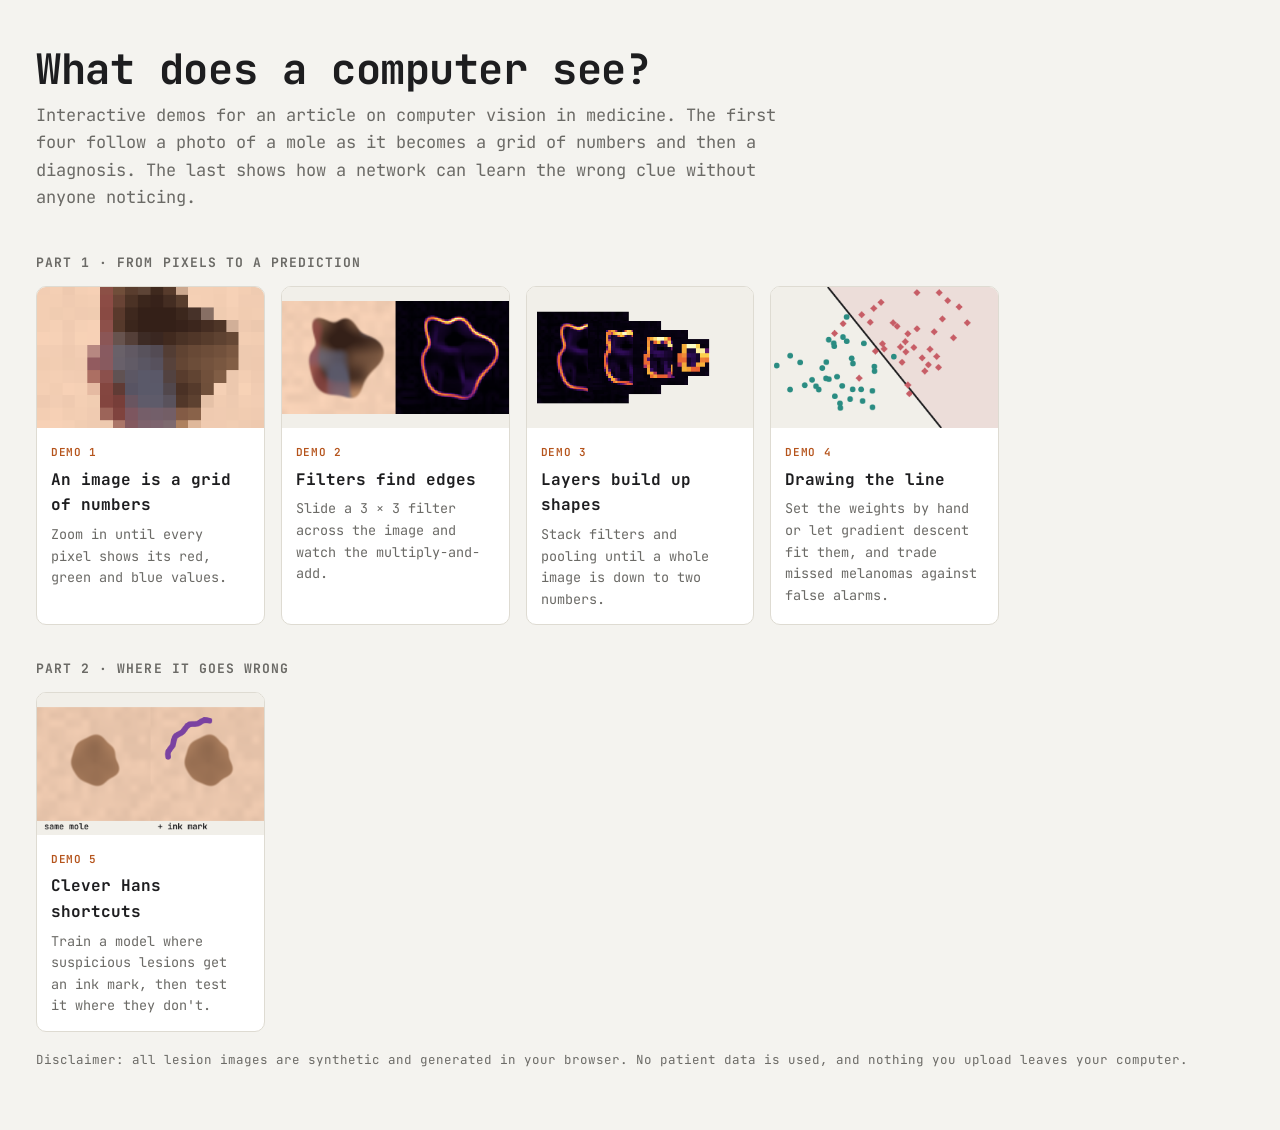
<file: index.html>
<!doctype html>
<html lang="en">
<head>
  <meta charset="utf-8">
  <meta name="viewport" content="width=device-width, initial-scale=1">
  <title>What does a computer see?</title>
  <meta name="description" content="Interactive demos showing how a photo becomes numbers, how a neural network turns those numbers into a diagnosis, and how it can learn the wrong clue.">
  <link rel="stylesheet" href="assets/style.css">
  <style>
    .hero { padding: 28px 0 8px; max-width: 760px; }
    .hero h1 { font-size: clamp(28px, 5vw, 42px); line-height: 1.1; margin: 0 0 10px; letter-spacing: -0.01em; }
    .hero p { font-size: 17px; color: var(--muted); margin: 0; }
    h2.part { font-size: 13px; letter-spacing: 0.08em; text-transform: uppercase; color: var(--muted); margin: 34px 0 12px; }
    .cards { display: grid; grid-template-columns: repeat(auto-fill, minmax(220px, 1fr)); gap: 16px; }
    .card {
      display: flex; flex-direction: column; text-decoration: none; color: inherit;
      background: var(--panel); border: 1px solid var(--line); border-radius: var(--radius); overflow: hidden;
      transition: transform 0.12s ease, box-shadow 0.12s ease;
    }
    .card:hover { transform: translateY(-2px); box-shadow: 0 6px 18px rgba(0, 0, 0, 0.07); }
    .card canvas { width: 100%; aspect-ratio: 16 / 10; background: #f1efe9; }
    .card .body { padding: 12px 14px 14px; }
    .card .num { font: 600 11px var(--mono); color: var(--accent); letter-spacing: 0.06em; }
    .card h3 { margin: 4px 0 6px; font-size: 16px; }
    .card p { margin: 0; font-size: 13.5px; color: var(--muted); }
  </style>
</head>
<body>
<div class="site">
  <header class="hero">
    <h1>What does a computer see?</h1>
    <p>Interactive demos for an article on computer vision in medicine. The first four follow a photo of a mole as it becomes a grid of numbers and then a diagnosis. The last shows how a network can learn the wrong clue without anyone noticing.</p>
  </header>

  <h2 class="part">Part 1 · From pixels to a prediction</h2>
  <div class="cards">
    <a class="card" href="demos/01-pixels.html">
      <canvas data-thumb="pixels"></canvas>
      <div class="body"><span class="num">DEMO 1</span><h3>An image is a grid of numbers</h3><p>Zoom in until every pixel shows its red, green and blue values.</p></div>
    </a>
    <a class="card" href="demos/02-convolution.html">
      <canvas data-thumb="filters"></canvas>
      <div class="body"><span class="num">DEMO 2</span><h3>Filters find edges</h3><p>Slide a 3 × 3 filter across the image and watch the multiply-and-add.</p></div>
    </a>
    <a class="card" href="demos/03-layers.html">
      <canvas data-thumb="layers"></canvas>
      <div class="body"><span class="num">DEMO 3</span><h3>Layers build up shapes</h3><p>Stack filters and pooling until a whole image is down to two numbers.</p></div>
    </a>
    <a class="card" href="demos/04-decision.html">
      <canvas data-thumb="decision"></canvas>
      <div class="body"><span class="num">DEMO 4</span><h3>Drawing the line</h3><p>Set the weights by hand or let gradient descent fit them, and trade missed melanomas against false alarms.</p></div>
    </a>
  </div>

  <h2 class="part">Part 2 · Where it goes wrong</h2>
  <div class="cards">
    <a class="card" href="demos/05-shortcuts.html">
      <canvas data-thumb="shortcut"></canvas>
      <div class="body"><span class="num">DEMO 5</span><h3>Clever Hans shortcuts</h3><p>Train a model where suspicious lesions get an ink mark, then test it where they don't.</p></div>
    </a>
  </div>

  <p class="site-foot">Disclaimer: all lesion images are synthetic and generated in your browser. No patient data is used, and nothing you upload leaves your computer.</p>
</div>

<script src="assets/common.js"></script>
<script>
  // Small live previews for each card.
  (function () {
    const W = 320, H = 200;
    const mole = CS.makeLesion(22, true, { hair: false });

    function sobelMagnitude(gray, n) {
      const out = new Float32Array(n * n);
      const at = (x, y) => gray[CS.clamp(y, 0, n - 1) * n + CS.clamp(x, 0, n - 1)];
      let max = 1e-6;
      for (let y = 0; y < n; y++) for (let x = 0; x < n; x++) {
        const gx = at(x + 1, y - 1) + 2 * at(x + 1, y) + at(x + 1, y + 1) - at(x - 1, y - 1) - 2 * at(x - 1, y) - at(x - 1, y + 1);
        const gy = at(x - 1, y + 1) + 2 * at(x, y + 1) + at(x + 1, y + 1) - at(x - 1, y - 1) - 2 * at(x, y - 1) - at(x + 1, y - 1);
        out[y * n + x] = Math.hypot(gx, gy);
        max = Math.max(max, out[y * n + x]);
      }
      return out.map((v) => v / max);
    }

    const draw = {
      pixels(ctx) {
        const img = CS.renderLesion(mole, 18);
        CS.drawPixelated(ctx, img, 0, (H - W) / 2, W, W);
      },
      filters(ctx) {
        const n = 80;
        const img = CS.renderLesion(mole, n);
        const edges = sobelMagnitude(CS.gray(CS.pixels(img)), n);
        const y = (H - W / 2) / 2;
        ctx.drawImage(img, 0, y, W / 2, W / 2);
        CS.drawPixelated(ctx, CS.fieldToCanvas(edges, n, n, CS.heat), W / 2, y, W / 2, W / 2);
      },
      layers(ctx) {
        const n = 64;
        const edges = sobelMagnitude(CS.gray(CS.pixels(CS.renderLesion(mole, n))), n);
        [64, 32, 16, 8].forEach((m, i) => {
          const pooled = new Float32Array(m * m), f = n / m;
          for (let y = 0; y < n; y++) for (let x = 0; x < n; x++) {
            const k = ((y / f) | 0) * m + ((x / f) | 0);
            pooled[k] = Math.max(pooled[k], edges[y * n + x]);
          }
          const size = 130 - i * 26, x = 14 + i * 76 - i * i * 4, y = (H - size) / 2;
          CS.drawPixelated(ctx, CS.fieldToCanvas(pooled, m, m, CS.heat), x, y, size, size);
        });
      },
      decision(ctx) {
        const r = CS.rng(3);
        ctx.fillStyle = "rgba(199,93,102,0.12)";
        ctx.beginPath(); ctx.moveTo(W * 0.25, 0); ctx.lineTo(W, 0); ctx.lineTo(W, H); ctx.lineTo(W * 0.75, H); ctx.fill();
        ctx.strokeStyle = "#1d1d1f"; ctx.lineWidth = 2.5;
        ctx.beginPath(); ctx.moveTo(W * 0.25, 0); ctx.lineTo(W * 0.75, H); ctx.stroke();
        for (let i = 0; i < 70; i++) {
          const mal = i % 2 === 0;
          const x = CS.clamp((mal ? 0.62 : 0.32) * W + r.normal() * 48, 8, W - 8);
          const y = CS.clamp((mal ? 0.38 : 0.62) * H + r.normal() * 34, 8, H - 8);
          ctx.fillStyle = mal ? "#c75d66" : "#2a8c82";
          ctx.beginPath();
          if (mal) { ctx.moveTo(x, y - 5); ctx.lineTo(x + 5, y); ctx.lineTo(x, y + 5); ctx.lineTo(x - 5, y); }
          else ctx.arc(x, y, 4, 0, Math.PI * 2);
          ctx.fill();
        }
      },
      shortcut(ctx) {
        const p = CS.makeLesion(11, false, { hair: false });
        ctx.drawImage(CS.renderLesion(p, 160), 0, (H - 160) / 2, 160, 160);
        ctx.drawImage(CS.renderLesion(p, 160, { ink: true }), 160, (H - 160) / 2, 160, 160);
        ctx.font = "600 12px 'JetBrains Mono', ui-monospace, monospace";
        ctx.fillStyle = "#1d1d1f";
        ctx.fillText("same mole", 10, H - 8);
        ctx.fillText("+ ink mark", 170, H - 8);
      },
    };

    const drawAll = () => document.querySelectorAll("canvas[data-thumb]").forEach((c) => {
      const ctx = CS.hidpi(c, W, H);
      c.style.width = "100%";
      ctx.fillStyle = "#f1efe9";
      ctx.fillRect(0, 0, W, H);
      draw[c.dataset.thumb](ctx);
    });
    drawAll();
    CS.fontsReady.then(drawAll);
  })();
</script>
</body>
</html>
</file>
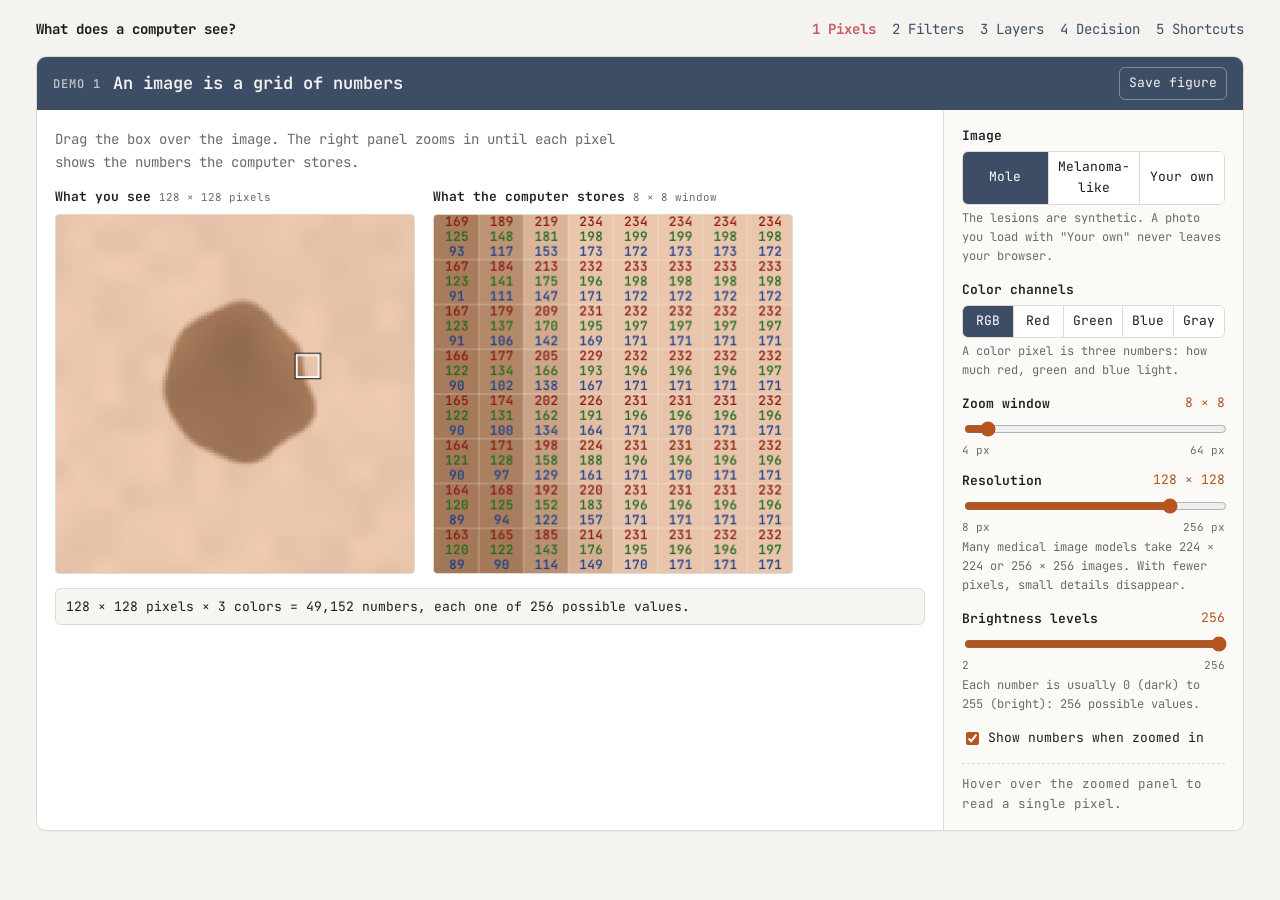
<file: demos/01-pixels.html>
<!doctype html>
<html lang="en">
<head>
  <meta charset="utf-8">
  <meta name="viewport" content="width=device-width, initial-scale=1">
  <title>Pixels are numbers</title>
  <link rel="stylesheet" href="../assets/style.css">
</head>
<body>
<div class="site">
  <nav class="site-nav">
    <a class="home" href="../index.html">What does a computer see?</a>
    <a href="01-pixels.html" aria-current="page">1 Pixels</a>
    <a href="02-convolution.html">2 Filters</a>
    <a href="03-layers.html">3 Layers</a>
    <a href="04-decision.html">4 Decision</a>
    <a href="05-shortcuts.html">5 Shortcuts</a>
  </nav>

  <section class="demo">
    <div class="demo-bar">
      <span class="num">DEMO 1</span>
      <h1>An image is a grid of numbers</h1>
      <button id="save">Save figure</button>
    </div>
    <div class="demo-body">
      <div class="stage">
        <p class="lede">Drag the box over the image. The right panel zooms in until each pixel shows the numbers the computer stores.</p>
        <div class="panels">
          <div class="panel">
            <div class="panel-title">What you see <small id="dims"></small></div>
            <canvas id="full" class="framed"></canvas>
          </div>
          <div class="panel">
            <div class="panel-title">What the computer stores <small id="zoomlabel"></small></div>
            <canvas id="zoom" class="framed"></canvas>
          </div>
        </div>
        <div class="readout" id="readout" style="margin-top:14px"></div>
      </div>

      <aside class="controls">
        <div class="control">
          <div class="control-head">Image</div>
          <div class="seg" id="source">
            <button data-value="benign" aria-pressed="true">Mole</button>
            <button data-value="malignant">Melanoma-like</button>
            <button data-value="upload">Your own</button>
          </div>
          <input type="file" id="file" accept="image/*" hidden>
          <span class="hint">The lesions are synthetic. A photo you load with "Your own" never leaves your browser.</span>
        </div>

        <div class="control">
          <div class="control-head">Color channels</div>
          <div class="seg" id="channel">
            <button data-value="rgb" aria-pressed="true">RGB</button>
            <button data-value="r">Red</button>
            <button data-value="g">Green</button>
            <button data-value="b">Blue</button>
            <button data-value="gray">Gray</button>
          </div>
          <span class="hint">A color pixel is three numbers: how much red, green and blue light.</span>
        </div>

        <div class="control">
          <div class="control-head"><label for="zoomsize">Zoom window</label><output for="zoomsize"></output></div>
          <input type="range" id="zoomsize" min="4" max="64" step="1" value="8">
          <div class="control-range"><span>4 px</span><span>64 px</span></div>
        </div>

        <div class="control">
          <div class="control-head"><label for="res">Resolution</label><output for="res"></output></div>
          <input type="range" id="res" min="3" max="8" step="1" value="7">
          <div class="control-range"><span>8 px</span><span>256 px</span></div>
          <span class="hint">Many medical image models take 224 × 224 or 256 × 256 images. With fewer pixels, small details disappear.</span>
        </div>

        <div class="control">
          <div class="control-head"><label for="levels">Brightness levels</label><output for="levels"></output></div>
          <input type="range" id="levels" min="1" max="8" step="1" value="8">
          <div class="control-range"><span>2</span><span>256</span></div>
          <span class="hint">Each number is usually 0 (dark) to 255 (bright): 256 possible values.</span>
        </div>

        <label class="check"><input type="checkbox" id="shownums" checked> Show numbers when zoomed in</label>

        <div class="note">Hover over the zoomed panel to read a single pixel.</div>
      </aside>
    </div>
  </section>
</div>

<script src="../assets/common.js"></script>
<script src="01-pixels.js"></script>
</body>
</html>
</file>
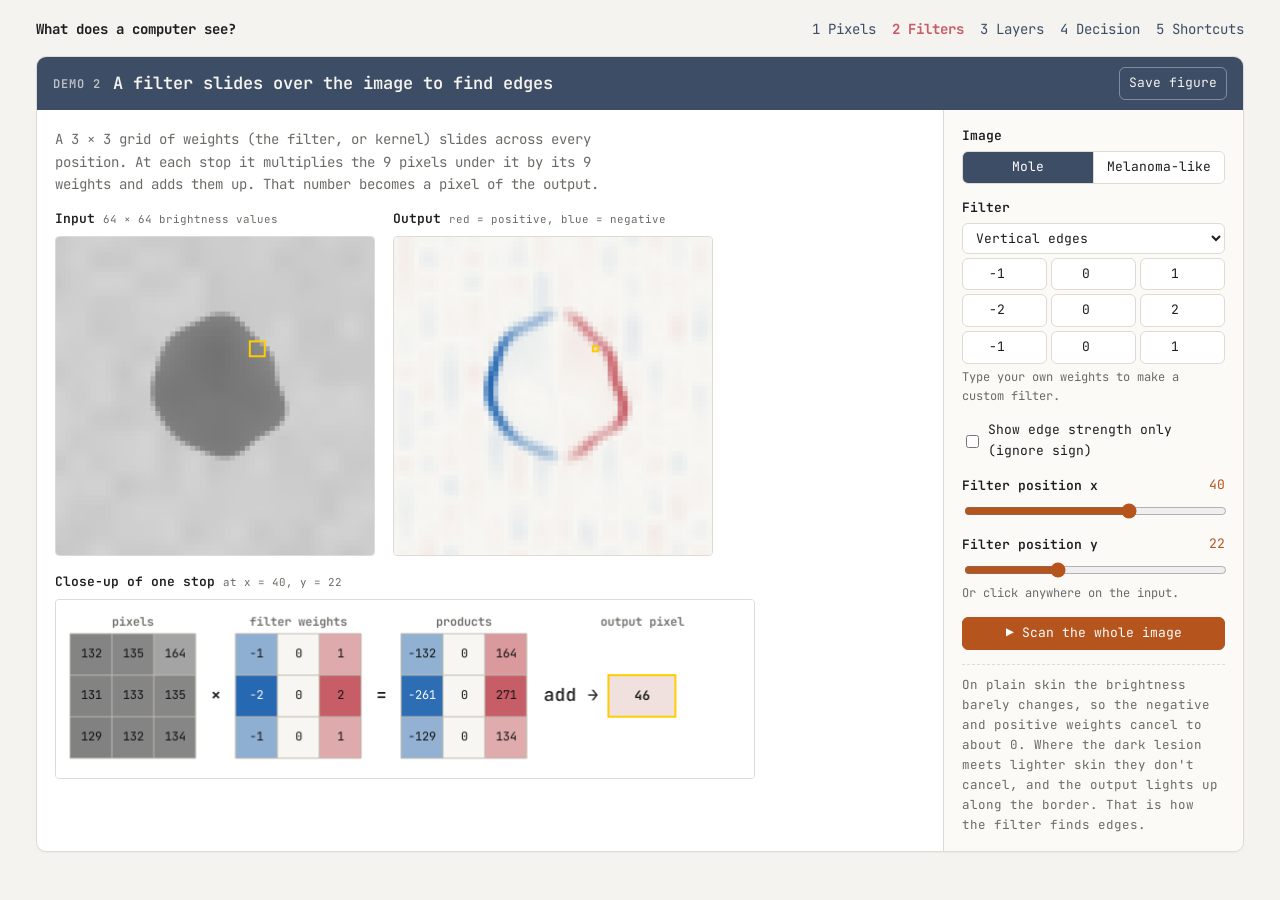
<file: demos/02-convolution.html>
<!doctype html>
<html lang="en">
<head>
  <meta charset="utf-8">
  <meta name="viewport" content="width=device-width, initial-scale=1">
  <title>Sliding filters</title>
  <link rel="stylesheet" href="../assets/style.css">
  <style>
    .kernel { display: grid; grid-template-columns: repeat(3, 1fr); gap: 4px; }
    .kernel input { width: 100%; text-align: center; font-family: var(--mono); padding: 5px 2px; }
  </style>
</head>
<body>
<div class="site">
  <nav class="site-nav">
    <a class="home" href="../index.html">What does a computer see?</a>
    <a href="01-pixels.html">1 Pixels</a>
    <a href="02-convolution.html" aria-current="page">2 Filters</a>
    <a href="03-layers.html">3 Layers</a>
    <a href="04-decision.html">4 Decision</a>
    <a href="05-shortcuts.html">5 Shortcuts</a>
  </nav>

  <section class="demo">
    <div class="demo-bar">
      <span class="num">DEMO 2</span>
      <h1>A filter slides over the image to find edges</h1>
      <button id="save">Save figure</button>
    </div>
    <div class="demo-body">
      <div class="stage">
        <p class="lede">A 3 × 3 grid of weights (the filter, or kernel) slides across every position. At each stop it multiplies the 9 pixels under it by its 9 weights and adds them up. That number becomes a pixel of the output.</p>
        <div class="panels">
          <div class="panel">
            <div class="panel-title">Input <small>64 × 64 brightness values</small></div>
            <canvas id="input" class="framed"></canvas>
          </div>
          <div class="panel">
            <div class="panel-title">Output <small id="outlabel"></small></div>
            <canvas id="output" class="framed"></canvas>
          </div>
        </div>
        <div class="panel" style="margin-top:16px">
          <div class="panel-title">Close-up of one stop <small id="poslabel"></small></div>
          <canvas id="closeup" class="framed"></canvas>
        </div>
        <div class="legend" style="margin-top:10px" id="legend"></div>
      </div>

      <aside class="controls">
        <div class="control">
          <div class="control-head">Image</div>
          <div class="seg" id="source">
            <button data-value="benign" aria-pressed="true">Mole</button>
            <button data-value="malignant">Melanoma-like</button>
          </div>
        </div>

        <div class="control">
          <div class="control-head"><label for="preset">Filter</label></div>
          <select id="preset">
            <option value="vertical">Vertical edges</option>
            <option value="horizontal">Horizontal edges</option>
            <option value="outline">Outline (all edges)</option>
            <option value="blur">Blur</option>
            <option value="sharpen">Sharpen</option>
            <option value="identity">Do nothing</option>
            <option value="custom">Custom</option>
          </select>
          <div class="kernel" id="kernel"></div>
          <span class="hint">Type your own weights to make a custom filter.</span>
        </div>

        <label class="check"><input type="checkbox" id="abs"> Show edge strength only (ignore sign)</label>

        <div class="control">
          <div class="control-head"><label for="px">Filter position x</label><output for="px"></output></div>
          <input type="range" id="px" min="0" max="63" value="40">
        </div>
        <div class="control">
          <div class="control-head"><label for="py">Filter position y</label><output for="py"></output></div>
          <input type="range" id="py" min="0" max="63" value="22">
          <span class="hint">Or click anywhere on the input.</span>
        </div>

        <button class="primary" id="scan">▶ Scan the whole image</button>

        <div class="note">On plain skin the brightness barely changes, so the negative and positive weights cancel to about 0. Where the dark lesion meets lighter skin they don't cancel, and the output lights up along the border. That is how the filter finds edges.</div>
      </aside>
    </div>
  </section>
</div>

<script src="../assets/common.js"></script>
<script src="02-convolution.js"></script>
</body>
</html>
</file>
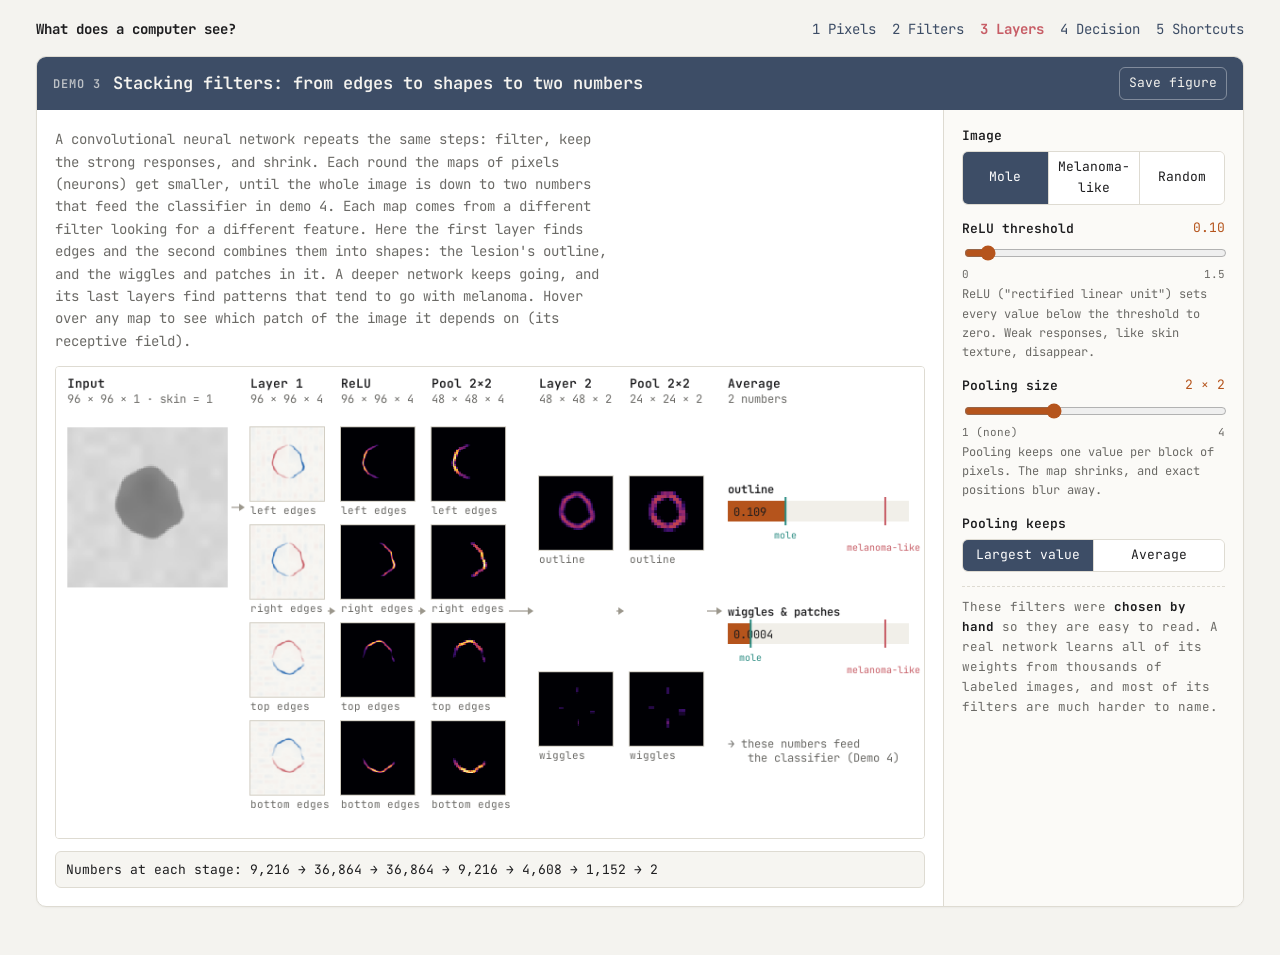
<file: demos/03-layers.html>
<!doctype html>
<html lang="en">
<head>
  <meta charset="utf-8">
  <meta name="viewport" content="width=device-width, initial-scale=1">
  <title>Layers of filters</title>
  <link rel="stylesheet" href="../assets/style.css">
</head>
<body>
<div class="site">
  <nav class="site-nav">
    <a class="home" href="../index.html">What does a computer see?</a>
    <a href="01-pixels.html">1 Pixels</a>
    <a href="02-convolution.html">2 Filters</a>
    <a href="03-layers.html" aria-current="page">3 Layers</a>
    <a href="04-decision.html">4 Decision</a>
    <a href="05-shortcuts.html">5 Shortcuts</a>
  </nav>

  <section class="demo">
    <div class="demo-bar">
      <span class="num">DEMO 3</span>
      <h1>Stacking filters: from edges to shapes to two numbers</h1>
      <button id="save">Save figure</button>
    </div>
    <div class="demo-body">
      <div class="stage">
        <p class="lede">A convolutional neural network repeats the same steps: filter, keep the strong responses, and shrink. Each round the maps of pixels (neurons) get smaller, until the whole image is down to two numbers that feed the classifier in demo 4. Each map comes from a different filter looking for a different feature. Here the first layer finds edges and the second combines them into shapes: the lesion's outline, and the wiggles and patches in it. A deeper network keeps going, and its last layers find patterns that tend to go with melanoma. Hover over any map to see which patch of the image it depends on (its receptive field).</p>
        <canvas id="net" class="framed"></canvas>
        <div class="readout" id="readout" style="margin-top:12px"></div>
      </div>

      <aside class="controls">
        <div class="control">
          <div class="control-head">Image</div>
          <div class="seg" id="source">
            <button data-value="benign" aria-pressed="true">Mole</button>
            <button data-value="malignant">Melanoma-like</button>
            <button data-value="random">Random</button>
          </div>
        </div>

        <div class="control">
          <div class="control-head"><label for="thresh">ReLU threshold</label><output for="thresh"></output></div>
          <input type="range" id="thresh" min="0" max="1.5" step="0.05" value="0.1">
          <div class="control-range"><span>0</span><span>1.5</span></div>
          <span class="hint">ReLU ("rectified linear unit") sets every value below the threshold to zero. Weak responses, like skin texture, disappear.</span>
        </div>

        <div class="control">
          <div class="control-head"><label for="pool">Pooling size</label><output for="pool"></output></div>
          <input type="range" id="pool" min="1" max="4" step="1" value="2">
          <div class="control-range"><span>1 (none)</span><span>4</span></div>
          <span class="hint">Pooling keeps one value per block of pixels. The map shrinks, and exact positions blur away.</span>
        </div>

        <div class="control">
          <div class="control-head">Pooling keeps</div>
          <div class="seg" id="pooltype">
            <button data-value="max" aria-pressed="true">Largest value</button>
            <button data-value="avg">Average</button>
          </div>
        </div>

        <div class="note">These filters were <b>chosen by hand</b> so they are easy to read. A real network learns all of its weights from thousands of labeled images, and most of its filters are much harder to name.</div>
      </aside>
    </div>
  </section>
</div>

<script src="../assets/common.js"></script>
<script src="../assets/network.js"></script>
<script src="03-layers.js"></script>
</body>
</html>
</file>
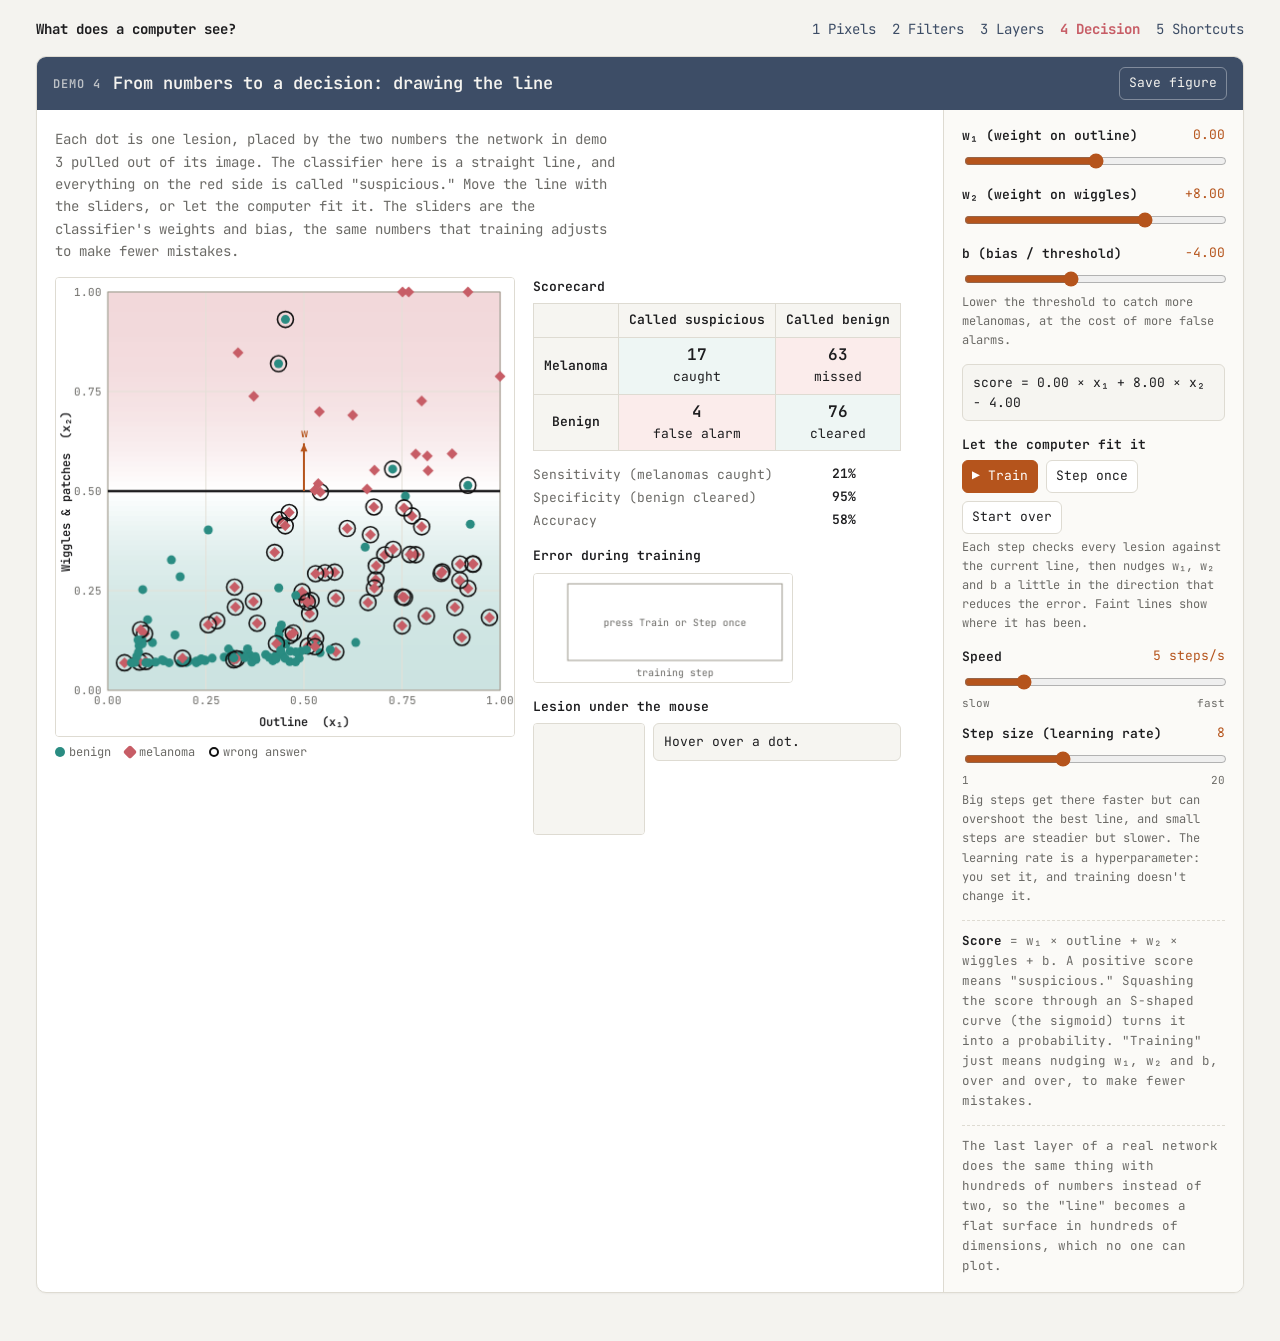
<file: demos/04-decision.html>
<!doctype html>
<html lang="en">
<head>
  <meta charset="utf-8">
  <meta name="viewport" content="width=device-width, initial-scale=1">
  <title>Drawing the Line</title>
  <link rel="stylesheet" href="../assets/style.css">
  <style>
    table.cm { border-collapse: collapse; font-size: 13px; }
    table.cm th, table.cm td { border: 1px solid var(--line); padding: 6px 10px; text-align: center; }
    table.cm th { background: #f6f5f1; font-weight: 600; }
    table.cm td.good { background: #eef6f4; }
    table.cm td.bad { background: #fbeceb; }
    table.cm td b { font: 600 16px var(--mono); }
    .stats { display: grid; grid-template-columns: auto auto; gap: 2px 14px; font-size: 13px; align-content: start; }
    .stats span:nth-child(odd) { color: var(--muted); }
    .stats span:nth-child(even) { font: 600 13px var(--mono); }
  </style>
</head>
<body>
<div class="site">
  <nav class="site-nav">
    <a class="home" href="../index.html">What does a computer see?</a>
    <a href="01-pixels.html">1 Pixels</a>
    <a href="02-convolution.html">2 Filters</a>
    <a href="03-layers.html">3 Layers</a>
    <a href="04-decision.html" aria-current="page">4 Decision</a>
    <a href="05-shortcuts.html">5 Shortcuts</a>
  </nav>

  <section class="demo">
    <div class="demo-bar">
      <span class="num">DEMO 4</span>
      <h1>From numbers to a decision: drawing the line</h1>
      <button id="save">Save figure</button>
    </div>
    <div class="demo-body">
      <div class="stage">
        <p class="lede">Each dot is one lesion, placed by the two numbers the network in demo 3 pulled out of its image. The classifier here is a straight line, and everything on the red side is called "suspicious." Move the line with the sliders, or let the computer fit it. The sliders are the classifier's weights and bias, the same numbers that training adjusts to make fewer mistakes.</p>
        <div class="panels">
          <div class="panel">
            <canvas id="plot" class="framed"></canvas>
            <div class="legend">
              <span><span class="swatch" style="background:var(--benign);border-radius:50%"></span>benign</span>
              <span><span class="swatch" style="background:var(--malignant);transform:rotate(45deg)"></span>melanoma</span>
              <span><span class="swatch" style="background:#fff;border:2px solid #111;border-radius:50%"></span>wrong answer</span>
            </div>
          </div>
          <div class="panel" style="gap:14px">
            <div>
              <div class="panel-title" style="margin-bottom:6px">Scorecard</div>
              <table class="cm">
                <tr><th></th><th>Called suspicious</th><th>Called benign</th></tr>
                <tr><th>Melanoma</th><td class="good"><b id="tp"></b><br>caught</td><td class="bad"><b id="fn"></b><br>missed</td></tr>
                <tr><th>Benign</th><td class="bad"><b id="fp"></b><br>false alarm</td><td class="good"><b id="tn"></b><br>cleared</td></tr>
              </table>
            </div>
            <div class="stats">
              <span>Sensitivity (melanomas caught)</span><span id="sens"></span>
              <span>Specificity (benign cleared)</span><span id="spec"></span>
              <span>Accuracy</span><span id="acc"></span>
            </div>
            <div>
              <div class="panel-title" style="margin-bottom:6px">Error during training <small id="steplabel"></small></div>
              <canvas id="losscurve" class="framed"></canvas>
            </div>
            <div>
              <div class="panel-title" style="margin-bottom:6px">Lesion under the mouse</div>
              <div class="row" style="align-items:flex-start">
                <canvas id="thumb" class="framed"></canvas>
                <div class="readout" id="pointinfo" style="flex:1;min-width:150px">Hover over a dot.</div>
              </div>
            </div>
          </div>
        </div>
      </div>

      <aside class="controls">
        <div class="control">
          <div class="control-head"><label for="w1">w₁ (weight on outline)</label><output for="w1"></output></div>
          <input type="range" id="w1" min="-20" max="20" step="0.5" value="0">
        </div>
        <div class="control">
          <div class="control-head"><label for="w2">w₂ (weight on wiggles)</label><output for="w2"></output></div>
          <input type="range" id="w2" min="-20" max="20" step="0.5" value="8">
        </div>
        <div class="control">
          <div class="control-head"><label for="b">b (bias / threshold)</label><output for="b"></output></div>
          <input type="range" id="b" min="-20" max="20" step="0.25" value="-4">
          <span class="hint">Lower the threshold to catch more melanomas, at the cost of more false alarms.</span>
        </div>
        <div class="readout" id="formula"></div>

        <div class="control">
          <div class="control-head">Let the computer fit it</div>
          <div class="row">
            <button class="primary" id="fit">▶ Train</button>
            <button id="stepbtn">Step once</button>
            <button id="reset">Start over</button>
          </div>
          <span class="hint">Each step checks every lesion against the current line, then nudges w₁, w₂ and b a little in the direction that reduces the error. Faint lines show where it has been.</span>
        </div>
        <div class="control">
          <div class="control-head"><label for="speed">Speed</label><output for="speed"></output></div>
          <input type="range" id="speed" min="1" max="20" step="1" value="5">
          <div class="control-range"><span>slow</span><span>fast</span></div>
        </div>
        <div class="control">
          <div class="control-head"><label for="rate">Step size (learning rate)</label><output for="rate"></output></div>
          <input type="range" id="rate" min="1" max="20" step="1" value="8">
          <div class="control-range"><span>1</span><span>20</span></div>
          <span class="hint">Big steps get there faster but can overshoot the best line, and small steps are steadier but slower. The learning rate is a hyperparameter: you set it, and training doesn't change it.</span>
        </div>
        <div class="note"><b>Score</b> = w₁ × outline + w₂ × wiggles + b. A positive score means "suspicious." Squashing the score through an S-shaped curve (the sigmoid) turns it into a probability. "Training" just means nudging w₁, w₂ and b, over and over, to make fewer mistakes.</div>
        <div class="note">The last layer of a real network does the same thing with hundreds of numbers instead of two, so the "line" becomes a flat surface in hundreds of dimensions, which no one can plot.</div>
      </aside>
    </div>
  </section>
</div>

<script src="../assets/common.js"></script>
<script src="../assets/network.js"></script>
<script src="04-decision.js"></script>
</body>
</html>
</file>
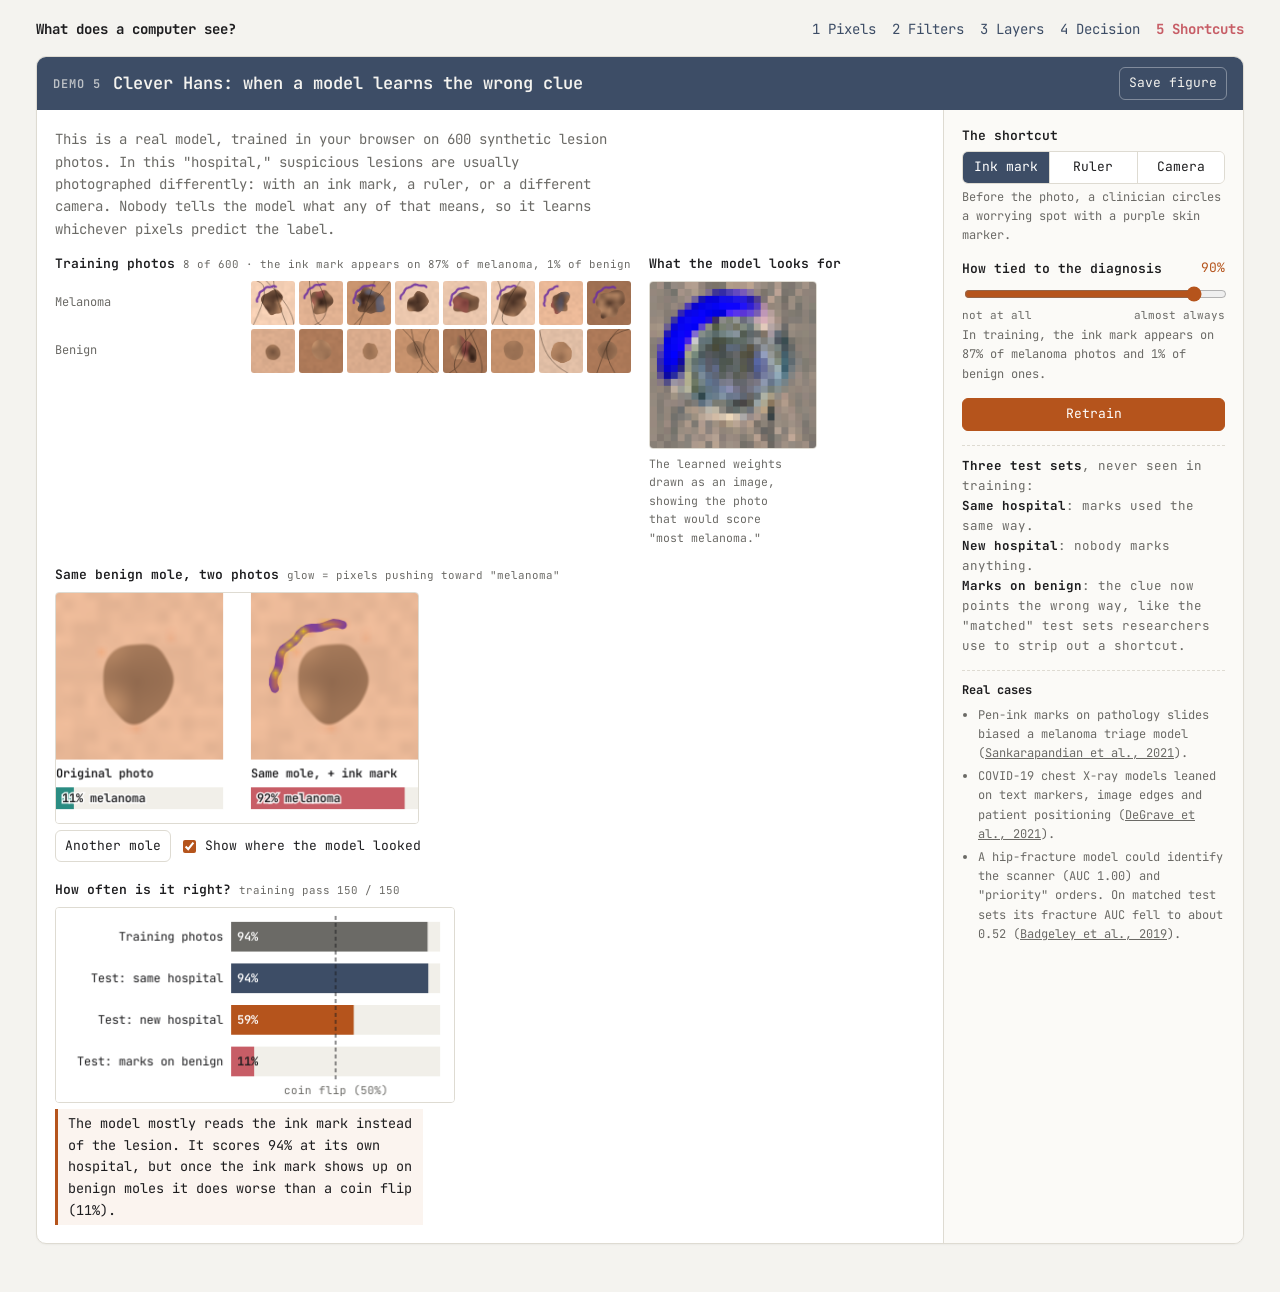
<file: demos/05-shortcuts.html>
<!doctype html>
<html lang="en">
<head>
  <meta charset="utf-8">
  <meta name="viewport" content="width=device-width, initial-scale=1">
  <title>Clever Hans shortcuts</title>
  <link rel="stylesheet" href="../assets/style.css">
  <style>
    .thumbs { display: grid; grid-template-columns: auto repeat(8, 44px); gap: 4px; align-items: center; }
    .thumbs .rowlabel { font-size: 12px; color: var(--muted); padding-right: 6px; }
    .thumbs canvas { width: 44px; height: 44px; border-radius: 3px; }
    .verdict { font-size: 13.5px; border-left: 3px solid var(--accent); padding: 4px 10px; background: #fbf4ef; max-width: 46ch; }
    .refs { font-size: 12px; color: var(--muted); }
    .refs a { color: var(--muted); }
    .refs li { margin-bottom: 4px; }
    .refs ul { padding-left: 16px; margin: 6px 0 0; }
  </style>
</head>
<body>
<div class="site">
  <nav class="site-nav">
    <a class="home" href="../index.html">What does a computer see?</a>
    <a href="01-pixels.html">1 Pixels</a>
    <a href="02-convolution.html">2 Filters</a>
    <a href="03-layers.html">3 Layers</a>
    <a href="04-decision.html">4 Decision</a>
    <a href="05-shortcuts.html" aria-current="page">5 Shortcuts</a>
  </nav>

  <section class="demo">
    <div class="demo-bar">
      <span class="num">DEMO 5</span>
      <h1>Clever Hans: when a model learns the wrong clue</h1>
      <button id="save">Save figure</button>
    </div>
    <div class="demo-body">
      <div class="stage">
        <p class="lede">This is a real model, trained in your browser on 600 synthetic lesion photos. In this "hospital," suspicious lesions are usually photographed differently: with an ink mark, a ruler, or a different camera. Nobody tells the model what any of that means, so it learns whichever pixels predict the label.</p>
        <div class="panels">
          <div class="panel">
            <div class="panel-title">Training photos <small id="trainlabel"></small></div>
            <div class="thumbs" id="thumbs"></div>
          </div>
          <div class="panel">
            <div class="panel-title">What the model looks for</div>
            <canvas id="template" class="framed"></canvas>
            <span class="hint" style="font-size:11.5px;color:var(--muted);max-width:150px">The learned weights drawn as an image, showing the photo that would score "most melanoma."</span>
          </div>
        </div>

        <div class="panels" style="margin-top:18px">
          <div class="panel">
            <div class="panel-title">Same benign mole, two photos <small>glow = pixels pushing toward "melanoma"</small></div>
            <canvas id="pair" class="framed"></canvas>
            <div class="row">
              <button id="another">Another mole</button>
              <label class="check"><input type="checkbox" id="overlay" checked> Show where the model looked</label>
            </div>
          </div>
          <div class="panel">
            <div class="panel-title">How often is it right? <small id="epochlabel"></small></div>
            <canvas id="results" class="framed"></canvas>
            <div class="verdict" id="verdict"></div>
          </div>
        </div>
      </div>

      <aside class="controls">
        <div class="control">
          <div class="control-head">The shortcut</div>
          <div class="seg" id="kind">
            <button data-value="ink" aria-pressed="true">Ink mark</button>
            <button data-value="ruler">Ruler</button>
            <button data-value="tint">Camera</button>
          </div>
          <span class="hint" id="kindhint"></span>
        </div>

        <div class="control">
          <div class="control-head"><label for="strength">How tied to the diagnosis</label><output for="strength"></output></div>
          <input type="range" id="strength" min="0" max="100" step="5" value="90">
          <div class="control-range"><span>not at all</span><span>almost always</span></div>
          <span class="hint" id="strengthhint"></span>
        </div>

        <button class="primary" id="retrain">Retrain</button>

        <div class="note">
          <b>Three test sets</b>, never seen in training:<br>
          <b>Same hospital</b>: marks used the same way.<br>
          <b>New hospital</b>: nobody marks anything.<br>
          <b>Marks on benign</b>: the clue now points the wrong way, like the "matched" test sets researchers use to strip out a shortcut.
        </div>

        <div class="note refs">
          <b>Real cases</b>
          <ul>
            <li>Pen-ink marks on pathology slides biased a melanoma triage model (<a href="https://openaccess.thecvf.com/content/ICCV2021W/CDPath/papers/Sankarapandian_A_Pathology_Deep_Learning_System_Capable_of_Triage_of_Melanoma_ICCVW_2021_paper.pdf">Sankarapandian et al., 2021</a>).</li>
            <li>COVID-19 chest X-ray models leaned on text markers, image edges and patient positioning (<a href="https://www.nature.com/articles/s42256-021-00338-7">DeGrave et al., 2021</a>).</li>
            <li>A hip-fracture model could identify the scanner (AUC 1.00) and "priority" orders. On matched test sets its fracture AUC fell to about 0.52 (<a href="https://pmc.ncbi.nlm.nih.gov/articles/PMC6550136/">Badgeley et al., 2019</a>).</li>
          </ul>
        </div>
      </aside>
    </div>
  </section>
</div>

<script src="../assets/common.js"></script>
<script src="05-shortcuts.js"></script>
</body>
</html>
</file>
<file: assets/style.css>
/* Shared look for every demo: a framed "demo window" with a figure area
   on the left and a control panel on the right, in the spirit of the
   Neural Network Design demos. Light theme only so screenshots match print. */

@import url("https://fonts.googleapis.com/css2?family=JetBrains+Mono:wght@400;500;600;700&display=swap");

:root {
  --bg: #f4f3ef;
  --panel: #ffffff;
  --ink: #1d1d1f;
  --muted: #6b6a66;
  --line: #dedbd2;
  --bar: #3d4d66;
  --bar-ink: #f4f3ef;
  --accent: #b5541c;
  --benign: #2a8c82;
  --malignant: #c75d66;
  --radius: 10px;
  --mono: "JetBrains Mono", ui-monospace, monospace;
  color-scheme: light;
}

* { box-sizing: border-box; }

html, body {
  margin: 0;
  background: var(--bg);
  color: var(--ink);
  font: 14px/1.6 var(--mono);
}

a { color: var(--accent); }

/* ---------- site header ---------- */
.site {
  max-width: 1240px;
  margin: 0 auto;
  padding: 18px 16px 48px;
}
.site-nav {
  display: flex;
  flex-wrap: wrap;
  align-items: baseline;
  gap: 6px 16px;
  margin-bottom: 16px;
  font-size: 14px;
}
.site-nav .home { font-weight: 700; color: var(--ink); text-decoration: none; margin-right: auto; }
.site-nav a { text-decoration: none; color: var(--bar); }
.site-nav a:hover { text-decoration: underline; }
.site-nav a[aria-current="page"] { color: var(--malignant); font-weight: 700; }

/* ---------- demo window ---------- */
.demo {
  background: var(--panel);
  border: 1px solid var(--line);
  border-radius: var(--radius);
  overflow: hidden;
  box-shadow: 0 1px 2px rgba(0, 0, 0, 0.04);
}
.demo-bar {
  display: flex;
  align-items: center;
  gap: 12px;
  background: var(--bar);
  color: var(--bar-ink);
  padding: 10px 16px;
}
.demo-bar .num {
  font: 600 12px var(--mono);
  letter-spacing: 0.08em;
  opacity: 0.7;
}
.demo-bar h1 { font-size: 17px; margin: 0; font-weight: 600; flex: 1; }
.demo-bar button { background: transparent; color: var(--bar-ink); border-color: rgba(255, 255, 255, 0.35); }
.demo-bar button:hover { background: rgba(255, 255, 255, 0.1); }

.demo-body {
  display: grid;
  grid-template-columns: minmax(0, 1fr) 300px;
}
.stage {
  padding: 18px;
  min-width: 0;
  overflow-x: auto;
}
.controls {
  border-left: 1px solid var(--line);
  padding: 16px 18px;
  background: #fbfaf7;
  display: flex;
  flex-direction: column;
  gap: 14px;
}
@media (max-width: 860px) {
  .demo-body { grid-template-columns: 1fr; }
  .controls { border-left: 0; border-top: 1px solid var(--line); }
}

.lede { margin: 0 0 14px; color: var(--muted); max-width: 70ch; }

/* ---------- figure panels ---------- */
.panels { display: flex; flex-wrap: wrap; gap: 18px; align-items: flex-start; }
.panel { display: flex; flex-direction: column; gap: 6px; }
.panel-title { font-size: 13px; font-weight: 600; }
.panel-title small { font-weight: 400; color: var(--muted); }
canvas { display: block; max-width: 100%; }
canvas.framed { border: 1px solid var(--line); border-radius: 4px; }
.readout {
  font: 13px/1.5 var(--mono);
  color: var(--ink);
  background: #f6f5f1;
  border: 1px solid var(--line);
  border-radius: 6px;
  padding: 8px 10px;
  white-space: pre-wrap;
}

/* ---------- controls ---------- */
.control { display: flex; flex-direction: column; gap: 4px; }
.control-head { display: flex; justify-content: space-between; font-size: 13px; font-weight: 600; }
.control-head output { font: 13px var(--mono); color: var(--accent); }
.control-range { display: flex; justify-content: space-between; font: 11px var(--mono); color: var(--muted); }
.control .hint { font-size: 12px; color: var(--muted); }
input[type="range"] { width: 100%; accent-color: var(--accent); }
input[type="checkbox"] { accent-color: var(--accent); }
select, button, input[type="number"] {
  font: inherit;
  font-size: 13px;
  padding: 5px 9px;
  border: 1px solid var(--line);
  border-radius: 6px;
  background: #fff;
  color: var(--ink);
}
button { cursor: pointer; }
button:hover { background: #f1efe9; }
button.primary { background: var(--accent); color: #fff; border-color: var(--accent); }
button.primary:hover { filter: brightness(1.08); }
.row { display: flex; gap: 8px; flex-wrap: wrap; align-items: center; }
.seg { display: flex; border: 1px solid var(--line); border-radius: 6px; overflow: hidden; }
.seg button { border: 0; border-radius: 0; flex: 1; }
.seg button + button { border-left: 1px solid var(--line); }
.seg button[aria-pressed="true"] { background: var(--bar); color: #fff; }
label.check { display: flex; gap: 6px; align-items: center; font-size: 13px; }

.note {
  font-size: 12.5px;
  color: var(--muted);
  border-top: 1px dashed var(--line);
  padding-top: 10px;
}
.note b { color: var(--ink); }

.legend { display: flex; gap: 14px; flex-wrap: wrap; font-size: 12px; color: var(--muted); }
.swatch { display: inline-block; width: 10px; height: 10px; border-radius: 2px; margin-right: 4px; vertical-align: -1px; }

/* Screenshot mode (?clean): hides the site nav so the demo window fills the shot. */
body.clean .site-nav, body.clean .site-foot { display: none; }
body.clean .site { padding: 0; max-width: none; }
body.clean .demo { border-radius: 0; border: 0; }

.site-foot { margin-top: 18px; font-size: 12.5px; color: var(--muted); }
</file>
